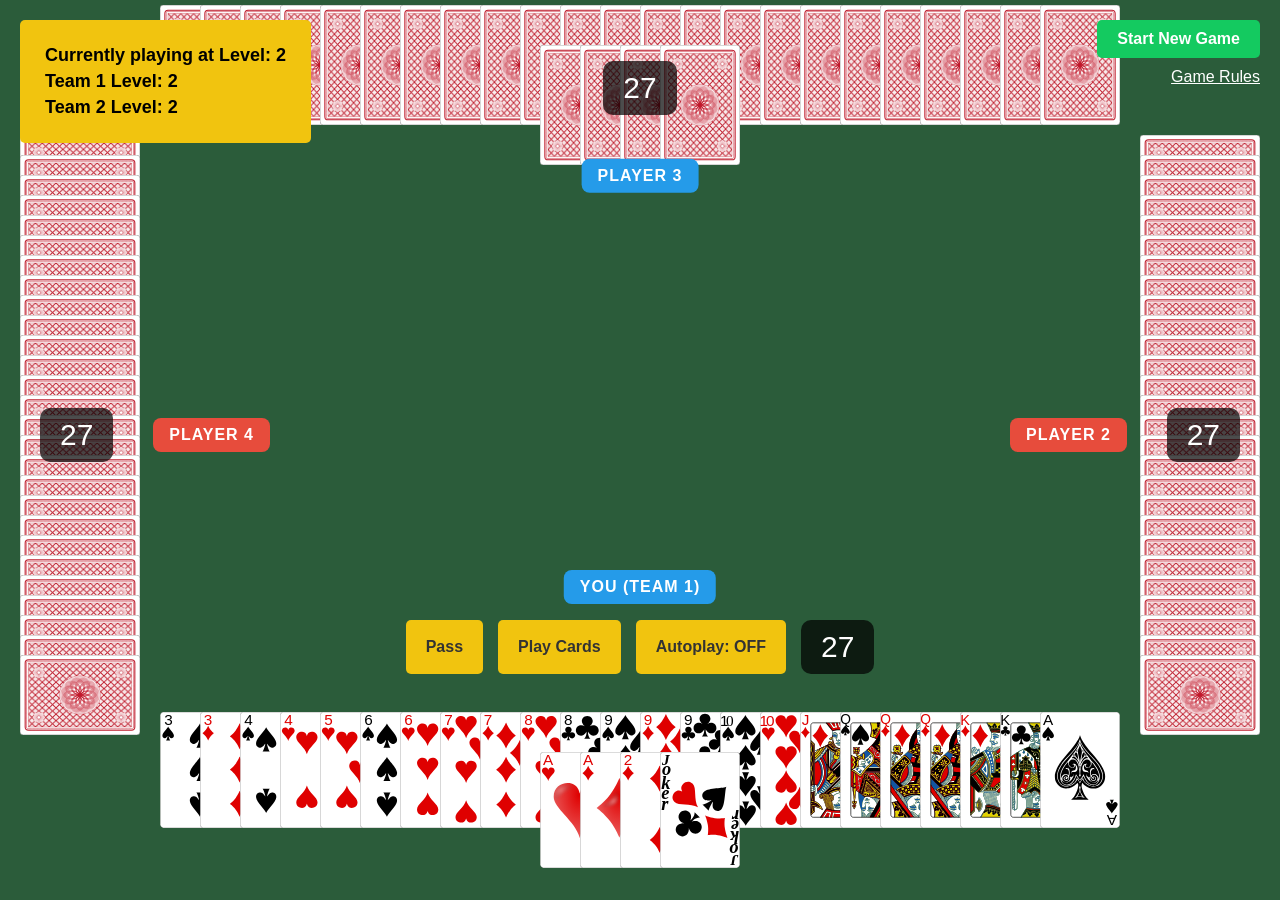
<file: index.html>
<!DOCTYPE html>
<html lang="en">
  <head>
    <meta charset="UTF-8">
    <meta name="viewport" content="width=device-width, initial-scale=1.0">
    <title>Guan Dan</title>
    <link rel="stylesheet" href="styles/table.css">
    <link rel="stylesheet" href="styles/cards.css">
  </head>
  <body>
    <div id="levels-container">
      <div id="ui-current-level">Currently playing at Level </div>
      <div id="ui-team1-level">Team 1 Level: </div>
      <div id="ui-team2-level">Team 2 Level: </div>
    </div>

    <div id="upper-left-container">
      <button id="button-new-game" class="action-button">Start New Game</button>
      <a id="rules-link" href="https://www.pagat.com/climbing/guan_dan.html" target="_blank">Game Rules</a>
    </div>

    <div id="victory-banner">
      <h1 id="victory-title">TEAM X WINS!</h1>
      <p id="victory-subtitle">Promoted Y Level(s)!</p>
    </div>

    <main id="game-container">
      <div id="player-top" class="player-area opponent">
        <div class="player-label team-1">PLAYER 3</div>
        <div id="count-top" class="card-count"></div>
      </div>
      <div id="player-left" class="player-area opponent">
        <div class="player-label team-2">PLAYER 4</div>
        <div id="count-left" class="card-count"></div>
      </div>
      <div id="player-right" class="player-area opponent">
        <div class="player-label team-2">PLAYER 2</div>
        <div id="count-right" class="card-count"></div>
      </div>

      <div id="center-table">
        <p id="trick-player"></p>
        <div id="trick-pile"></div>
        <p id="trick-info"></p> 
      </div>

      <div id="player-bottom" class="player-area human">
        <div class="player-label team-1">YOU (TEAM 1)</div>
        <div id="hand-container"></div>
        
        <div id="action-bar">
          <button id="button-pass" class="action-button">Pass</button>
          <button id="button-play" class="action-button">Play Cards</button>
          <button id="button-autoplay" class="action-button">Autoplay: OFF</button>
          <button id="button-next-round" class="action-button">Start Next Round</button>
          <div id="count-bottom" class="card-count"></div>
        </div>
      </div>
    </main>
    <script src="scripts/ui.js" type="module"></script>
  </body>
</html>
</file>
<file: styles/table.css>
body {
  background-color: #2b5c3a;
  margin: 0;
  padding: 0;
  overflow: hidden;
  font-family: Arial, Helvetica, sans-serif;
}

#game-container {
  display: grid;
  grid-template-columns: 150px 1fr 150px;
  grid-template-rows: 150px 1fr auto; 
  grid-template-areas:
    ". top ."
    "left center right"
    ". bottom .";
  height: 100vh;
  width: 100vw;
}

#player-top { grid-area: top; }
#player-left { grid-area: left; }
#player-right { grid-area: right; }
#center-table { 
  grid-area: center; 
  display: flex;
  flex-direction: column;
  justify-content: center;
  align-items: center;
  margin-bottom: 50px;
}
#player-bottom { 
  grid-area: bottom;
  align-items: flex-end;
  padding-bottom: 30px;
}

.player-area {
  display: flex;
  justify-content: center;
  align-items: center;
  position: relative;

  min-width: 0;
  min-height: 0;

  width: 100%;
  height: 100%;

  box-sizing: border-box;
}

#player-left {
  justify-content: flex-start;
  padding-left: 40px;
}

#player-right {
  justify-content: flex-end;
  padding-right: 40px;
}

.horizontal-hand {
  display: flex;
  justify-content: center;
  flex-wrap: wrap;
  margin-top: 100px;
  width: 100%;
  margin-left: 40px;
}

.vertical-hand-right {
  display: flex;
  flex-direction: column;
  align-items: center;
  flex-wrap: wrap-reverse;

  height: 100%;
  padding-top: 100px;

  align-content: flex-start;
  justify-content: center;
}

.vertical-hand-left {
  display: flex;
  flex-direction: column;
  align-items: center;
  flex-wrap: wrap;

  height: 100%;
  padding-top: 100px;


  align-content: flex-start;
  justify-content: center;
}

#hand-container {
  display: flex;
  justify-content: center;
  flex-wrap: wrap;
  padding-top: 70px;
}

#action-bar {
  position: absolute;
  top: -100px;
  display: flex;
  gap: 15px;
}

.action-button {
  padding: 10px 20px;
  font-size: 16px;
  font-weight: bold;
  border: none;
  border-radius: 5px;
  background-color: #f1c40f;
  color: #333;
  cursor: pointer;
}

.action-button:hover {
  background-color: #f39c12;
}

#button-next-round {
  display: none;
  background-color: #e74c3c;
  color: white;
}

#button-next-round:hover {
  background-color: #be1e1e;
}

#trick-pile {
  display: flex;
  justify-content: center;
  align-items: center;
  padding-top: -100px;
}

#trick-info,
#trick-player {
  color: white;
  font-size: 24px;
  font-weight: bold;
  letter-spacing: 2px;
  text-transform: uppercase;
}

.pass-indicator {
  position: absolute;
  color: white;
  font-weight: bold;
  font-size: 20px;
  letter-spacing: 2px;
  pointer-events: none;
}

#player-bottom .pass-indicator { top: -180px; }
#player-left .pass-indicator { 
  right: -90px;
  margin-bottom: 60px;
 }
#player-right .pass-indicator { 
  left: -90px;
  margin-bottom: 60px;
}
#player-top .pass-indicator { top: 200px; }

.card-count {
  position: absolute;
  z-index: 20;
  font-size: 30px;
  background-color: rgba(0, 0, 0, 0.7);
  border-radius: 10px;
  color: white;
  padding: 10px 20px;
}

#player-top .card-count { bottom: 35px; }
#player-bottom .card-count { 
  position: static;
}

#levels-container {
  display: inline-flex;
  flex-direction: column;
  row-gap: 5px;
  margin: 20px;
  background-color: #f1c40f;
  border-radius: 5px;
  padding: 25px;
  font-size: 18px;
  font-weight: bold;
  z-index: 100;

  position: absolute;
}

.rank-indicator {
  position: absolute;
  z-index: 50;
  font-size: 32px;
  font-weight: bold;
  padding: 20px 25px;
  border-radius: 50%;
  border: 4px solid white;
  pointer-events: none;
}

#player-top .rank-indicator { top: 30%; }
#player-bottom .rank-indicator { bottom: 40%; }
#player-left .rank-indicator { left: 18%; }
#player-right .rank-indicator { right: 18%; }

#victory-banner {
  display: none;
  position: absolute;
  top: 29%;
  left: 50%;
  transform: translate(-50%, -50%);
  background-color: rgba(0, 0, 0, 0.85);
  color: #f1c40f;
  padding: 10px 40px;
  border-radius: 15px;

  text-align: center;
}

#victory-title {
  font-weight: bold;
  letter-spacing: 4px;
}

#victory-subtitle {
  font-size: 18px;
}

.player-label {
  position: absolute;
  z-index: 15;
  padding: 8px 16px;
  color: white;
  border-radius: 8px;
  font-weight: bold;
  letter-spacing: 1px;
  pointer-events: none;
  white-space: nowrap;
}

.team-1 { background-color: #259be9; }
.team-2 { background-color: #e74c3c; }

#player-top .player-label {
  top: 50px;
  left: 50%;
  transform: translate(-50%, 320%);
}
#player-left .player-label {
  right: -80%;
}
#player-right .player-label {
  left: -80%;
}
#player-bottom .player-label {
  top: -150px;
  left: 50%;
  transform: translateX(-50%);
}

#upper-left-container {
  position: absolute;
  right: 20px;
  top: 20px;
  display: grid;
  justify-items: end;
  row-gap: 10px;
  z-index: 50;
}

#button-new-game {
  background-color: #14ca60;
  color: white;
}

#button-new-game:hover {
  background-color: #0ea04b;
  color: white;
}

#rules-link {
  color: white;
}
</file>
<file: styles/cards.css>
.card {
  width: 80px;
  height: 120px;
  background-color: transparent;
  background-size: contain;
  background-repeat: no-repeat;
  background-position: center;
  margin-left: -40px;
  margin-top: -80px;
  cursor: pointer;
  position: relative;
  top: 0;
  transition: top 0.1s ease-out;
}

.card-back {
  width: 80px;
  height: 120px;
  background-color: white;
  background-image: url('../images/player_card_back_design_3_red.svg');
  background-size: 100% 100%;
  border-radius: 3px;
  cursor: default;
  position: relative;
  margin-left: -40px;
  margin-top: -80px;
}

.card.row-start {
  margin-left: 0;
}

.card-back-vertical {
  transform: rotate(90deg);
}

.card:hover {
  top: -15px;
}

.card.staged {
  top: -30px;
}

.card::after {
  content: '';
  position: absolute;
  left: 0;
  bottom: 0;
  width: 100%;
  height: 0; 
}

.card:hover::after {
  bottom: -15px;
  height: 15px; 
}

.card.staged::after {
  bottom: -30px;
  height: 30px; 
}

.vertical-hand-left .card-back,
.vertical-hand-right .card-back {
  margin-left: 0;
  margin-top: -100px;
}

.played-card {
  margin-left: 0;
  margin-top: 0;
  cursor: default;
  pointer-events: none;
}
</file>
